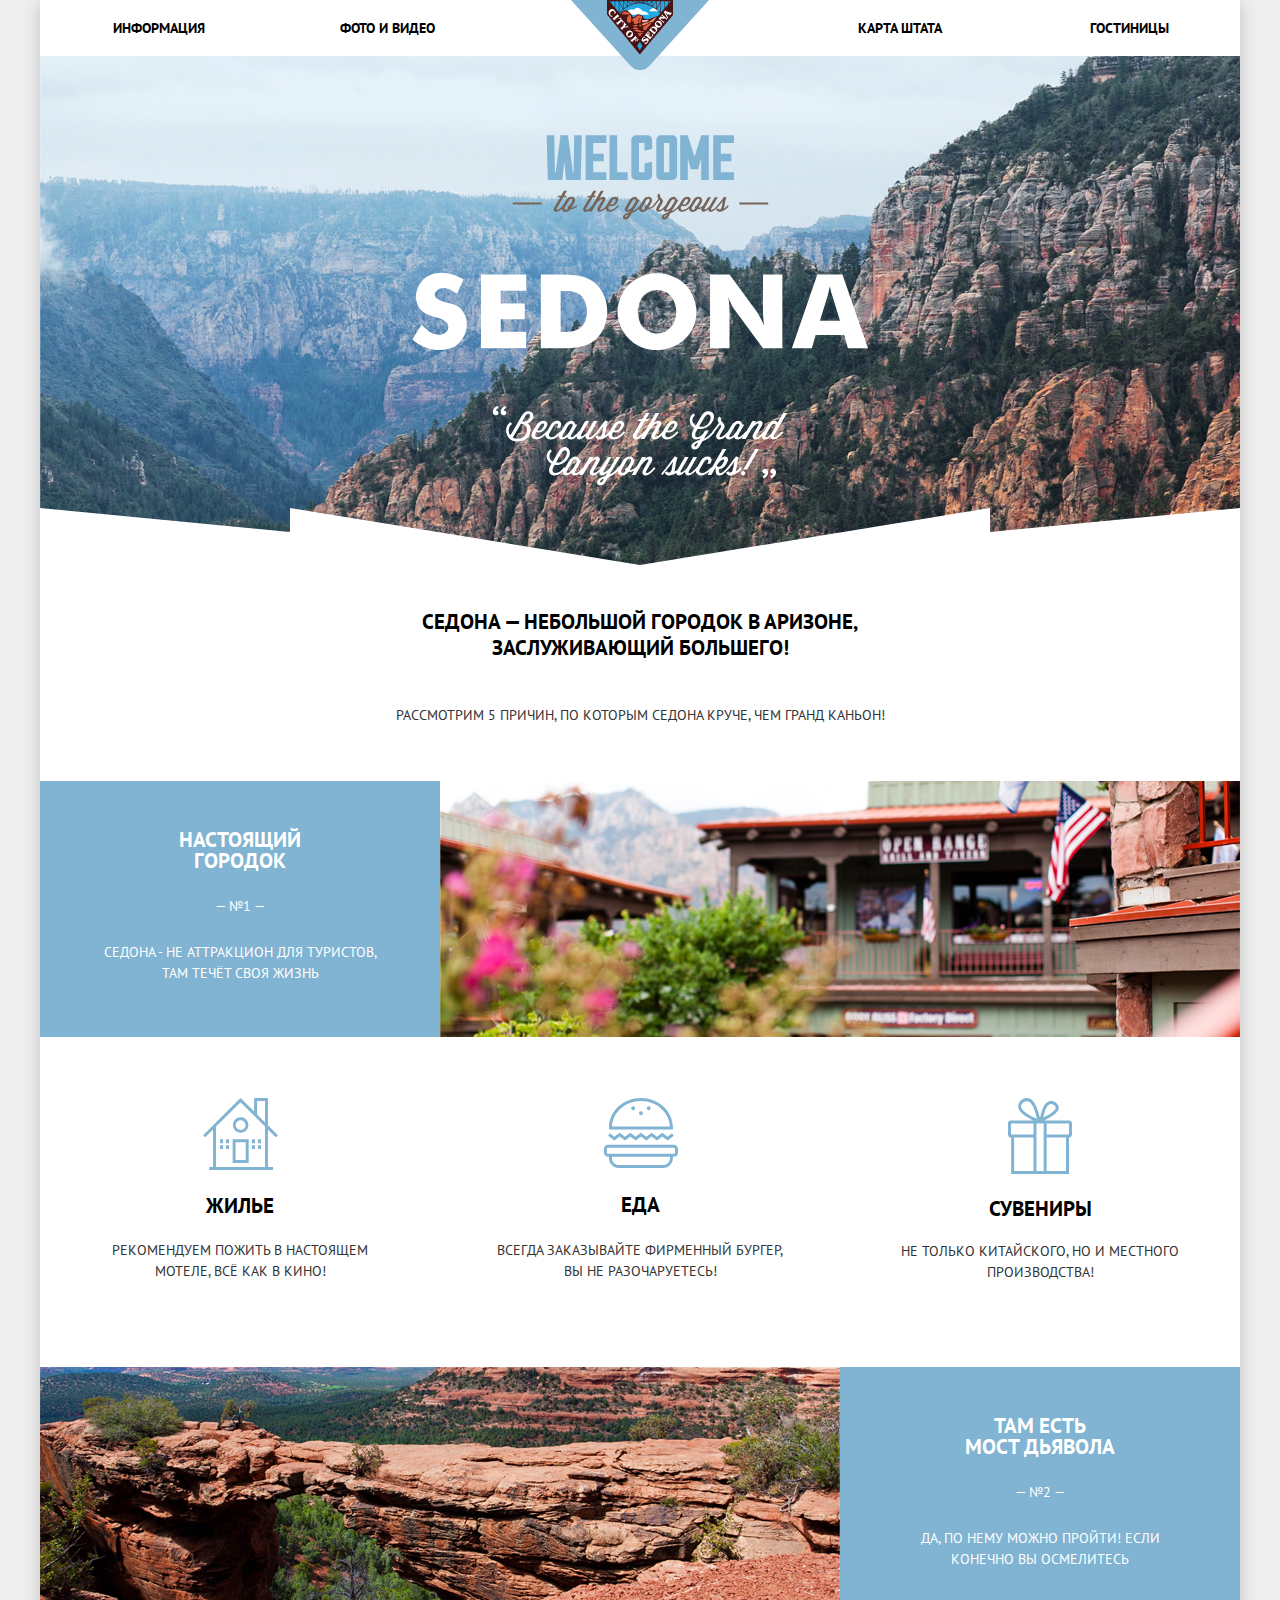
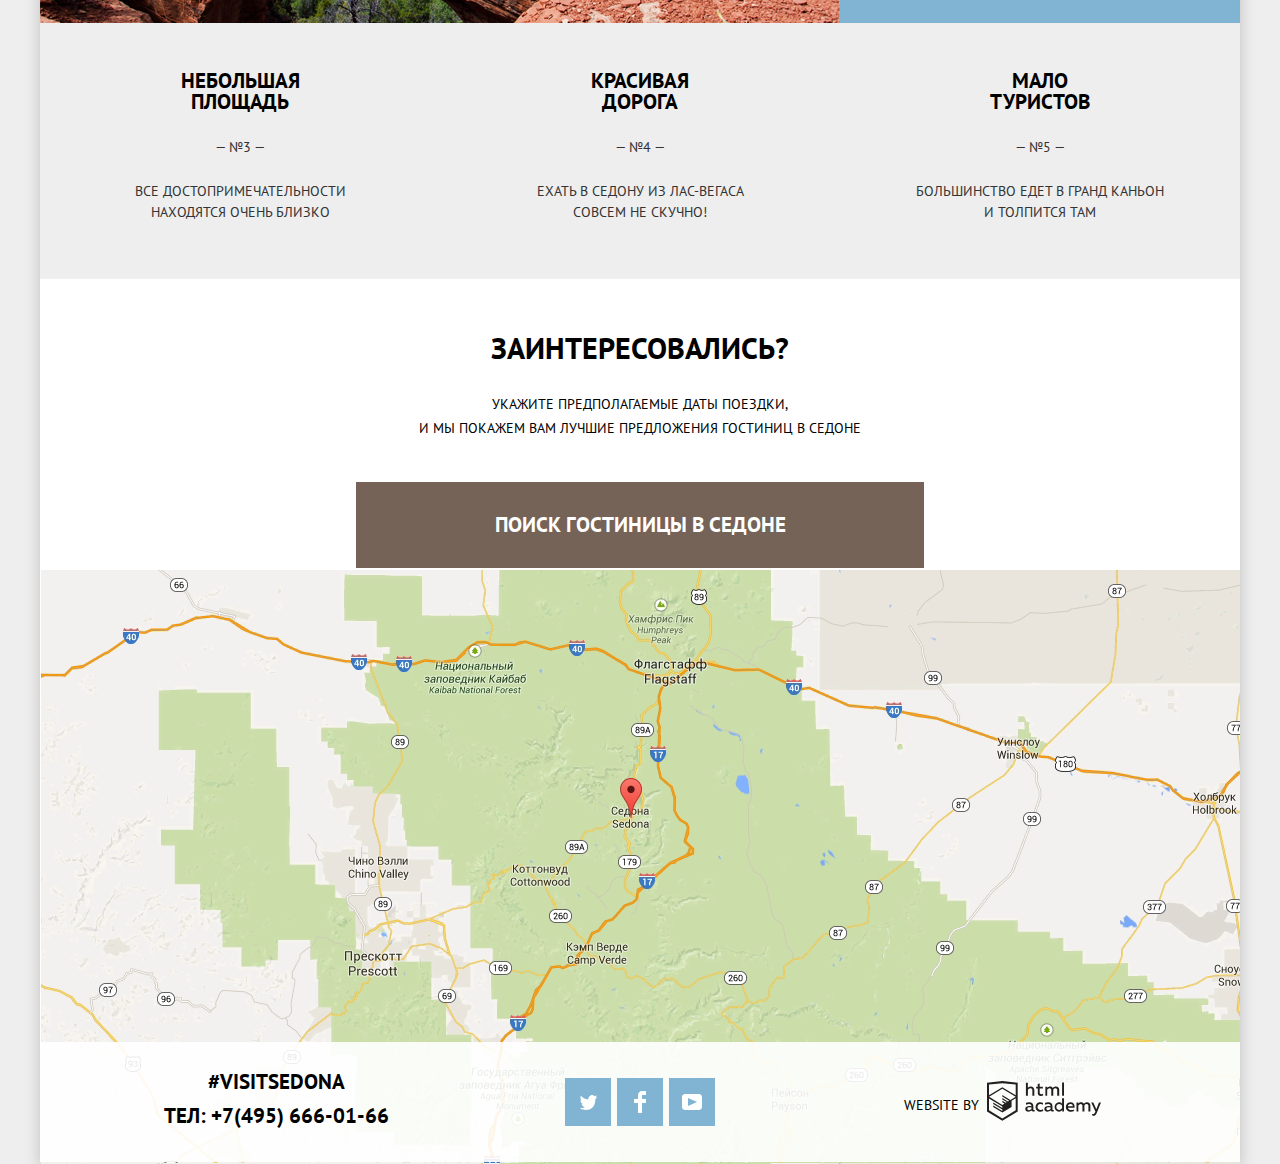
<file: index.html>
<!DOCTYPE html>
<html class="page" lang="ru">

<head>
  <meta charset="UTF-8">
  <title>Седона</title>
  <link href="https://fonts.googleapis.com/css2?family=PT+Sans:ital,wght@0,400;0,700;1,400;1,700&display=swap"
    rel="stylesheet">
  <link href="css/normalize.css" rel="stylesheet">
  <link href="css/style-min.css" rel="stylesheet">
</head>

<body class="page-body">
  <div class="container">
    <header class="main-header">
      <a class="main-header-logo">
        <img src="img/logo.svg" width="138" height="70" alt="Логотип Седоны">
      </a>
      <nav class="main-navigation">
        <ul class="site-navigation">
          <li><a href="blank.html">Информация</a></li>
          <li><a href="blank.html">Фото и видео</a></li>
          <li><a href="blank.html">Карта штата</a></li>
          <li><a href="catalog.html">Гостиницы</a></li>
        </ul>
      </nav>
    </header>
    <main>
      <div class="main-picture"><img class="sedona-text" src="img/welcome.svg" width="457" height="351"
          alt="Седона"></div>
      <article class="reasons">
        <div class="block">
          <h2>Седона — небольшой городок в Аризоне,<br>заслуживающий большего!</h2>
          <p>Рассмотрим 5 причин, по которым Седона круче, чем гранд каньон!</p>
        </div>
        <section class="reason-1">
          <div class="box">
            <h3>Настоящий<br>городок</h3>
            <p>— №1 —</p>
            <p>Седона - не аттракцион для туристов, там течёт своя жизнь</p>
          </div>
          <img src="img/sedona.jpg" alt="Седона" width="800" height="256">
        </section>
        <section class="features">
          <ul class="features-list">
            <li class="feature-item">
              <img src="img/icon-house.svg" width="75" height="72" alt="Дом">
              <h3>жилье</h3>
              <p>Рекомендуем пожить в настоящем мотеле, всё как в кино!</p>
            </li>
            <li class="feature-item">
              <img src="img/icon-burger.svg" width="75" height="70" alt="Гамбургер">
              <h3>Еда</h3>
              <p>Всегда заказывайте фирменный бургер, вы не разочаруетесь!</p>
            </li>
            <li class="feature-item">
              <img src="img/icon-gift.svg" width="64" height="77" alt="Подарок">
              <h3>Сувениры</h3>
              <p>Не только китайского, но и местного производства!</p>
            </li>
          </ul>
        </section>
        <section class="reason-2">
          <img class="canyon-picture" src="img/canyon.jpg" width="800" height="256" alt="Каньон">
          <div class="box">
            <h3>Там есть<br>Мост дьявола</h3>
            <p>— №2 —</p>
            <p>да, по нему можно пройти! Если конечно вы осмелитесь</p>
          </div>
        </section>
        <section class="reason-list">
          <ul class="reasons-list">
            <li class="reasons-item">
              <h3>небольшая<br>площадь</h3>
              <p>— №3 —</p>
              <p>все достопримечательности находятся очень близко </p>
            </li>
            <li class="reasons-item">
              <h3>красивая<br>дорога</h3>
              <p>— №4 —</p>
              <p>ехать в седону из лас-вегаса совсем не скучно!</p>
            </li>
            <li class="reasons-item">
              <h3>мало<br>туристов</h3>
              <p>— №5 —</p>
              <p>большинство едет в гранд каньон<br>и толпится там</p>
            </li>
          </ul>
        </section>
      </article>
      <section class="booking">
        <h2>Заинтересовались?</h2>
        <p>Укажите предполагаемые даты поездки,<br>и мы покажем вам лучшие предложения гостиниц в седоне</p>
        <button class="form-header">Поиск гостиницы в седоне</button>
      </section>
      <div class="form-map">
        <form class="hotel-search" method="GET" target="_blank" action="https://echo.htmlacademy.ru/">
          <div class="date-area"><label for="check-in">дата заезда:</label>
            <input type="text" class="form-date" id="check-in" name="check-in" placeholder="24 апреля 2017" required>
            <div class="calendar form-icon" aria-label="Открыть выбор даты"><svg width="21" height="23"
                viewBox="0 0 21 23" fill="none" xmlns="http://www.w3.org/2000/svg">
                <path fill-rule="evenodd" clip-rule="evenodd"
                  d="M16.406 3.02498H19.251C20.217 3.02498 21 3.84698 21 4.86198V21.164C21 22.179 20.217 23 19.251 23H1.75C0.784 23 0 22.179 0 21.164V4.86198C0 3.84698 0.784 3.02498 1.75 3.02498H4.593V1.64798C4.593 1.26698 4.887 0.958984 5.25 0.958984C5.612 0.958984 5.906 1.26698 5.906 1.64798V3.02498H9.844V1.64798C9.844 1.26698 10.138 0.958984 10.501 0.958984C10.862 0.958984 11.156 1.26698 11.156 1.64798V3.02498H15.094V1.64798C15.094 1.26698 15.387 0.958984 15.75 0.958984C16.112 0.958984 16.406 1.26698 16.406 1.64798V3.02498ZM19.5646 21.484C19.6466 21.3979 19.691 21.2828 19.688 21.164H19.689V4.86198C19.689 4.60898 19.493 4.40298 19.252 4.40298H16.407V5.78098C16.407 6.16198 16.113 6.46998 15.751 6.46998C15.388 6.46998 15.095 6.16198 15.095 5.78098V4.40298H11.157V5.78098C11.157 6.16198 10.863 6.46998 10.502 6.46998C10.139 6.46998 9.845 6.16198 9.845 5.78098V4.40298H5.907V5.78098C5.907 6.16198 5.613 6.46998 5.251 6.46998C4.888 6.46998 4.594 6.16198 4.594 5.78098V4.40298H1.75C1.50263 4.40953 1.30696 4.61458 1.312 4.86198V21.164C1.30696 21.4114 1.50263 21.6164 1.75 21.623H19.251C19.3698 21.6201 19.4826 21.5701 19.5646 21.484Z"
                  fill="#A9A9A9" />
                <path fill-rule="evenodd" clip-rule="evenodd"
                  d="M4.59399 9.2251H7.21899V11.2911H4.59399V9.2251ZM4.59399 12.6681H7.21899V14.7351H4.59399V12.6681ZM7.21899 16.1121H4.59399V18.1781H7.21899V16.1121ZM9.18799 16.1121H11.813V18.1781H9.18799V16.1121ZM11.813 12.6681H9.18799V14.7351H11.813V12.6681ZM9.18799 9.2251H11.813V11.2911H9.18799V9.2251ZM16.406 16.1121H13.781V18.1781H16.406V16.1121ZM13.781 12.6681H16.406V14.7351H13.781V12.6681ZM16.406 9.2251H13.781V11.2911H16.406V9.2251Z"
                  fill="#A9A9A9" />
              </svg></div>
          </div>
          <div class="date-area"><label for="check-out">дата выезда:</label>
            <input type="text" class="form-date" id="check-out" name="check-out" placeholder="4 июля 2017" required>
            <div class="calendar form-icon" aria-label="Открыть выбор даты"><svg width="21" height="23"
                viewBox="0 0 21 23" fill="none" xmlns="http://www.w3.org/2000/svg">
                <path fill-rule="evenodd" clip-rule="evenodd"
                  d="M16.406 3.02498H19.251C20.217 3.02498 21 3.84698 21 4.86198V21.164C21 22.179 20.217 23 19.251 23H1.75C0.784 23 0 22.179 0 21.164V4.86198C0 3.84698 0.784 3.02498 1.75 3.02498H4.593V1.64798C4.593 1.26698 4.887 0.958984 5.25 0.958984C5.612 0.958984 5.906 1.26698 5.906 1.64798V3.02498H9.844V1.64798C9.844 1.26698 10.138 0.958984 10.501 0.958984C10.862 0.958984 11.156 1.26698 11.156 1.64798V3.02498H15.094V1.64798C15.094 1.26698 15.387 0.958984 15.75 0.958984C16.112 0.958984 16.406 1.26698 16.406 1.64798V3.02498ZM19.5646 21.484C19.6466 21.3979 19.691 21.2828 19.688 21.164H19.689V4.86198C19.689 4.60898 19.493 4.40298 19.252 4.40298H16.407V5.78098C16.407 6.16198 16.113 6.46998 15.751 6.46998C15.388 6.46998 15.095 6.16198 15.095 5.78098V4.40298H11.157V5.78098C11.157 6.16198 10.863 6.46998 10.502 6.46998C10.139 6.46998 9.845 6.16198 9.845 5.78098V4.40298H5.907V5.78098C5.907 6.16198 5.613 6.46998 5.251 6.46998C4.888 6.46998 4.594 6.16198 4.594 5.78098V4.40298H1.75C1.50263 4.40953 1.30696 4.61458 1.312 4.86198V21.164C1.30696 21.4114 1.50263 21.6164 1.75 21.623H19.251C19.3698 21.6201 19.4826 21.5701 19.5646 21.484Z"
                  fill="#A9A9A9" />
                <path fill-rule="evenodd" clip-rule="evenodd"
                  d="M4.59399 9.2251H7.21899V11.2911H4.59399V9.2251ZM4.59399 12.6681H7.21899V14.7351H4.59399V12.6681ZM7.21899 16.1121H4.59399V18.1781H7.21899V16.1121ZM9.18799 16.1121H11.813V18.1781H9.18799V16.1121ZM11.813 12.6681H9.18799V14.7351H11.813V12.6681ZM9.18799 9.2251H11.813V11.2911H9.18799V9.2251ZM16.406 16.1121H13.781V18.1781H16.406V16.1121ZM13.781 12.6681H16.406V14.7351H13.781V12.6681ZM16.406 9.2251H13.781V11.2911H16.406V9.2251Z"
                  fill="#A9A9A9" />
              </svg></div>
          </div>
          <div class="form-people">
            <div class="form-adults"><label for="adults">Взрослые:</label>
              <input type="text" class="form-number" id="adults" name="adults" placeholder="2">
              <div class="minus form-icon" aria-label="Уменьшить"><svg width="12" height="3" viewBox="0 0 12 3"
                  fill="none" xmlns="http://www.w3.org/2000/svg">
                  <rect width="12" height="3" fill="#A9A9A9" /></svg></div>
              <div class="plus form-icon" aria-label="Добавить"><svg width="11" height="11" viewBox="0 0 11 11"
                  fill="none" xmlns="http://www.w3.org/2000/svg">
                  <path fill-rule="evenodd" clip-rule="evenodd"
                    d="M4.23086 6.76932V11H6.76932V6.76932H11V4.23086H6.76932V0H4.23085V4.23086H0V6.76932H4.23086Z"
                    fill="#A9A9A9" />
                </svg></div>
            </div>
            <div class="form-children"><label for="kids">Дети:</label>
              <input type="text" class="form-number" id="kids" name="kids" placeholder="0">
              <div class="minus form-icon" aria-label="Уменьшить"><svg width="12" height="3" viewBox="0 0 12 3"
                  fill="none" xmlns="http://www.w3.org/2000/svg">
                  <rect width="12" height="3" fill="#A9A9A9" /></svg></div>
              <div class="plus form-icon" aria-label="Добавить"><svg width="11" height="11" viewBox="0 0 11 11"
                  fill="none" xmlns="http://www.w3.org/2000/svg">
                  <path fill-rule="evenodd" clip-rule="evenodd"
                    d="M4.23086 6.76932V11H6.76932V6.76932H11V4.23086H6.76932V0H4.23085V4.23086H0V6.76932H4.23086Z"
                    fill="#A9A9A9" />
                </svg></div>
            </div>
          </div>
          <button class="search-button">Найти</button>
        </form>
        <div class="map-block"><iframe class="map hidden"
            src="https://www.google.com/maps/embed?pb=!1m18!1m12!1m3!1d59964.82001216803!2d-111.79871062812173!3d34.856798456485244!2m3!1f0!2f0!3f0!3m2!1i1024!2i768!4f13.1!3m3!1m2!1s0x872da132f942b00d%3A0x5548c523fa6c8efd!2z0KHQtdC00L7QvdCwLCDQkNGA0LjQt9C-0L3QsCA4NjMzNiwg0KHQqNCQ!5e0!3m2!1sru!2sru!4v1600607679885!5m2!1sru!2sru"
            width="1199" height="584" style="border:0;" allowfullscreen="" title="Седонна расположена в штате Аризона"
            aria-hidden="false" tabindex="0"></iframe></div>
      </div>
    </main>
    <footer class="page-footer main-footer">
      <section class="footer-contacts">
        <p>#visitSEDONA</p>
        <p>ТЕЛ: <a href="tel:+74956660166">+7(495) 666-01-66</a></p>
      </section>
      <section class="footer-social">
        <ul class="social-items">
          <li class="social-item">
            <a class="social-link" href="#" aria-label="Twitter"><svg width="17" height="16" viewBox="0 0 17 16"
                fill="none" xmlns="http://www.w3.org/2000/svg">
                <path
                  d="M10.95 1.14409C12.635 0.648089 13.934 1.41409 14.527 2.32309C15.2 2.09209 15.858 1.84209 16.538 1.61509C16.5249 2.30145 16.2117 2.94761 15.681 3.38309C16.366 3.55309 16.985 2.89209 16.985 2.89209C16.816 3.89209 15.979 4.68009 15.422 4.91609C15.191 11.6661 12.247 16.1331 5.34498 15.9981H4.89898C4.48898 15.9981 0.734977 15.5381 0.000976562 14.1111C2.27198 14.3071 3.89398 13.6891 4.69398 12.9341C3.73398 12.6341 2.01498 12.4571 1.71498 9.98409C2.06398 10.0901 2.27898 10.2121 2.90498 10.1031C1.70498 9.24709 0.373977 8.53009 0.447977 6.33009C0.732977 6.65809 1.51498 6.86609 1.78798 6.80209C1.08498 6.56109 -0.182023 3.44209 0.893977 1.85009C2.71198 3.70409 4.62898 5.45609 8.04598 5.62309C8.25398 3.33009 9.18298 1.79309 10.95 1.14409Z"
                  fill="white" />
              </svg></a>
          </li>
          <li class="social-item">
            <a class="social-link" href="#" aria-label="Facebook"><svg width="12" height="22" viewBox="0 0 12 22"
                fill="none" xmlns="http://www.w3.org/2000/svg">
                <path d="M12 4V0H8C5.79086 0 4 1.79086 4 4V8H0V12H4V22H8V12H12V8H8V4H12Z" fill="white" />
              </svg></a>
          </li>
          <li class="social-item">
            <a class="social-link" href="#" aria-label="Facebook"><svg width="20" height="16" viewBox="0 0 20 16"
                fill="none" xmlns="http://www.w3.org/2000/svg">
                <path fill-rule="evenodd" clip-rule="evenodd"
                  d="M3 0H17C18.65 0 20 1.35 20 3V13C20 14.65 18.65 16 17 16H3C1.35 16 0 14.65 0 13V3C0 1.35 1.35 0 3 0ZM6.027 4.002V11.998L15.014 8L6.027 4.002Z"
                  fill="white" />
              </svg>
            </a>
          </li>
        </ul>
      </section>
      <section class="footer-copyright">
        <p>Website by<a href="https://htmlacademy.ru/intensive/htmlcss" aria-label="Перейти на сайт HTML Academy"><svg
              class="academy" width="114" height="40" viewBox="0 0 114 40" fill="none"
              xmlns="http://www.w3.org/2000/svg">
              <path fill-rule="evenodd" clip-rule="evenodd"
                d="M15.5197 0.057373H15.3509L0 1.71895V30.4945L15.3509 39.8382L30.7018 30.4945V1.71895L15.5197 0.057373ZM77.0183 1.62185H75.0876V14.7311H77.0183V1.62185ZM40.8619 1.63264V6.76843C41.6131 5.9864 42.6386 5.5436 43.7105 5.53843C44.6823 5.47908 45.6329 5.84495 46.3253 6.54479C47.0177 7.24462 47.3866 8.21244 47.3399 9.20685V14.7634H45.367V9.46579C45.4231 8.94897 45.2754 8.43059 44.9566 8.02553C44.6377 7.62047 44.174 7.36218 43.6683 7.3079H43.3518C42.3456 7.36979 41.4321 7.9295 40.9041 8.80764V14.7634H38.8995V1.63264H40.8619ZM77.0183 30.4837H75.2775V29.0595C74.4828 30.1353 73.23 30.7538 71.9119 30.7211C69.4751 30.5528 67.5825 28.4822 67.5825 25.9845C67.5825 23.4867 69.4751 21.4162 71.9119 21.2479C73.1195 21.2052 74.2818 21.7203 75.0771 22.6505V17.3205H77.0183V30.4837ZM47.0656 29.0595C47.263 29.0515 47.4583 29.0152 47.6459 28.9516V30.3866C47.2482 30.5404 46.826 30.6172 46.4009 30.6132C45.6482 30.6769 44.9394 30.2429 44.639 29.5342C43.7036 30.31 42.5302 30.7227 41.3261 30.6995C39.733 30.6995 38.256 29.804 38.256 27.9482C38.256 25.65 40.3661 24.9379 42.1702 24.9379C42.9402 24.9505 43.707 25.0408 44.4596 25.2076V24.884C44.4596 23.805 43.6578 22.9742 42.1491 22.9742C41.0585 22.9764 39.9804 23.2116 38.9839 23.6647V21.8305C40.0678 21.451 41.204 21.2506 42.3495 21.2371C44.8394 21.2371 46.3693 22.4455 46.3693 25.1753V28.4121C46.3546 28.5668 46.401 28.721 46.4981 28.8406C46.5951 28.9601 46.7349 29.035 46.8862 29.0487H47.0656V29.0595ZM40.2711 27.8403C40.298 28.229 40.4761 28.5905 40.7655 28.844C41.055 29.0974 41.4317 29.2217 41.8115 29.189H41.9275C42.8819 29.1906 43.7973 28.8022 44.4702 28.11V26.5779C43.842 26.4414 43.2026 26.3655 42.5605 26.3513C41.5055 26.3513 40.2817 26.7074 40.2817 27.8403H40.2711ZM56.0229 21.9384C55.1962 21.4632 54.2596 21.2246 53.3115 21.2479H52.9422C51.7332 21.2873 50.5891 21.8166 49.7619 22.7192C48.9347 23.6218 48.4923 24.8236 48.5321 26.06V26.5024C48.6957 29.0004 50.805 30.8921 53.2482 30.7318C54.2519 30.7555 55.2477 30.5452 56.1601 30.1168V28.2718C55.3769 28.7215 54.4945 28.9591 53.5963 28.9624C52.5199 29.0288 51.4963 28.4793 50.9385 27.5356C50.3806 26.5918 50.3806 25.4095 50.9385 24.4658C51.4963 23.522 52.5199 22.9725 53.5963 23.039C54.461 23.0357 55.3066 23.2989 56.0229 23.7942V21.9384ZM66.1514 29.0595C66.3488 29.0515 66.5441 29.0152 66.7317 28.9516V30.3866C66.334 30.5404 65.9118 30.6172 65.4867 30.6132C64.734 30.6769 64.0252 30.2429 63.7248 29.5342C62.7894 30.31 61.616 30.7227 60.4119 30.6995C58.8188 30.6995 57.3417 29.804 57.3417 27.9482C57.3417 25.65 59.4518 24.9379 61.256 24.9379C62.0259 24.9505 62.7928 25.0408 63.5454 25.2076V24.884C63.5454 23.805 62.7436 22.9742 61.2349 22.9742C60.1443 22.9764 59.0662 23.2116 58.0697 23.6647V21.8305C59.1536 21.451 60.2897 21.2506 61.4353 21.2371C63.9252 21.2371 65.455 22.4455 65.455 25.1753V28.4121C65.4404 28.5668 65.4868 28.721 65.5838 28.8406C65.6809 28.9601 65.8207 29.035 65.972 29.0487H66.1514V29.0595ZM59.855 28.8481C59.5632 28.5943 59.3837 28.2311 59.3569 27.8403H59.378C59.378 26.7074 60.5385 26.3513 61.6569 26.3513C62.299 26.3655 62.9383 26.4414 63.5665 26.5779V28.11C62.8937 28.8022 61.9782 29.1906 61.0239 29.189H60.9078C60.5263 29.2247 60.1469 29.1019 59.855 28.8481ZM69.3271 25.9305C69.3271 24.2859 70.6308 22.9526 72.239 22.9526L72.2601 23.0066C73.4742 23.0066 74.5742 23.7382 75.0665 24.8732V27.0311C74.5856 28.1871 73.4673 28.9296 72.239 28.9084C70.6308 28.9084 69.3271 27.5752 69.3271 25.9305ZM83.3486 21.2479C86.8408 21.2479 88.0541 24.1395 87.4844 26.7397H80.922C81.1436 28.3582 82.6839 29.0163 84.2876 29.0163C85.2509 29.0196 86.2027 28.8021 87.0729 28.3797V30.1061C86.0736 30.5421 84.9939 30.7519 83.9078 30.7211C81.2385 30.7211 78.8963 29.189 78.8963 25.9521C78.8362 24.7502 79.2482 23.5736 80.0408 22.6841C80.8334 21.7945 81.9408 21.2658 83.1165 21.2155H83.3486V21.2479ZM80.8693 25.1753C80.9704 23.8237 82.1216 22.8104 83.4436 22.9095H83.4858C84.1064 22.8531 84.7196 23.08 85.1612 23.5295C85.6028 23.979 85.8275 24.6051 85.7752 25.24H80.8693V25.1753ZM89.489 30.4621V21.4961H91.2298V22.575C91.9777 21.7197 93.041 21.2229 94.1628 21.2047C95.2951 21.1328 96.3712 21.7163 96.9482 22.7153C97.7407 21.8335 98.8477 21.3161 100.018 21.2803C100.952 21.2327 101.859 21.6011 102.507 22.2901C103.154 22.9792 103.478 23.9213 103.394 24.8732V30.4837H101.39V24.9271C101.437 24.4734 101.306 24.0191 101.024 23.6647C100.743 23.3104 100.336 23.0852 99.8917 23.039H99.6174C98.7512 23.0941 97.9525 23.536 97.4335 24.2474V30.4837H95.4289V24.9271C95.4728 24.47 95.3357 24.0139 95.0481 23.6611C94.7606 23.3082 94.3467 23.088 93.8991 23.0497H93.6881C92.7466 23.1344 91.8915 23.6449 91.3564 24.4416V30.5161H89.5312L89.489 30.4621ZM113.977 21.4745H111.972L109.324 28.2718L106.306 21.4853H104.196L108.417 30.5484L108.237 31.0016C107.72 32.3611 107.003 33.0516 106.053 33.0516C105.75 33.0548 105.447 33.0112 105.156 32.9221V34.6161C105.536 34.7125 105.926 34.7632 106.317 34.7671C107.646 34.7671 108.902 34.0226 109.851 31.6813L113.977 21.4745ZM52.689 5.78658V2.54974L50.7266 3.01369V5.73264H49.144V7.49132H50.7899V11.9905C50.7231 12.817 51.0244 13.6301 51.61 14.2038C52.1955 14.7775 53.0028 15.0505 53.8073 14.9468C54.5996 14.9535 55.3875 14.8259 56.139 14.5692V12.8429C55.5727 13.0781 54.9672 13.199 54.356 13.199C53.2165 13.199 52.689 12.8105 52.689 11.6237V7.5129H55.8541V5.78658H52.689ZM58.3862 14.7526V5.75421H60.1376V6.83316C60.8811 5.97655 61.9403 5.476 63.0601 5.45211C64.1624 5.38099 65.2146 5.93142 65.8032 6.88711C66.5958 6.00534 67.7028 5.48794 68.8734 5.45211C69.8138 5.41462 70.7233 5.79859 71.364 6.50353C72.0046 7.20846 72.3126 8.16418 72.2073 9.12053V14.7418H70.2028V9.18527C70.2499 8.73151 70.1184 8.27721 69.8373 7.92287C69.5561 7.56853 69.1485 7.34334 68.7046 7.29711H68.4619C67.5957 7.35228 66.797 7.7942 66.278 8.50553V14.7418H64.2734V9.18527C64.3206 8.73151 64.1891 8.27721 63.9079 7.92287C63.6268 7.56853 63.2191 7.34334 62.7752 7.29711H62.5326C61.5911 7.38181 60.736 7.89229 60.2009 8.68895V14.7634H58.3862V14.7526ZM28.6972 29.3033L28.7078 29.2968L28.6972 29.3184V29.3033ZM28.6972 17.3205V29.3033L15.3509 37.4321L2.00459 29.3184V17.5147L15.2876 25.6068V27.0311L6.18257 21.5284V22.9418L15.3404 28.5632V30.0629L6.19312 24.4955V25.9521L15.3509 31.5734L24.5826 25.9197V19.8129L28.6972 17.3205ZM28.7078 15.7776L25.0362 17.9355L23.3482 19.0145L15.3087 14.0837V15.4971L22.156 19.7266L22.0083 19.8237L20.9532 20.4063L15.2876 16.9537V18.3995L19.761 21.1184L18.706 21.8413L15.3298 19.7913V21.2047L17.5454 22.5426L15.2982 23.9021L2.11009 15.864L15.3087 7.72869L28.7078 15.7776ZM15.2876 6.27211L28.7078 14.3534V3.56395L15.3615 2.12895L2.01514 3.56395V14.3534L15.2876 6.27211Z"
                fill="#231F20" />
            </svg></a></p>
      </section>
    </footer>
  </div>
  <script src="js/script-min.js"></script>
</body>

</html>
</file>
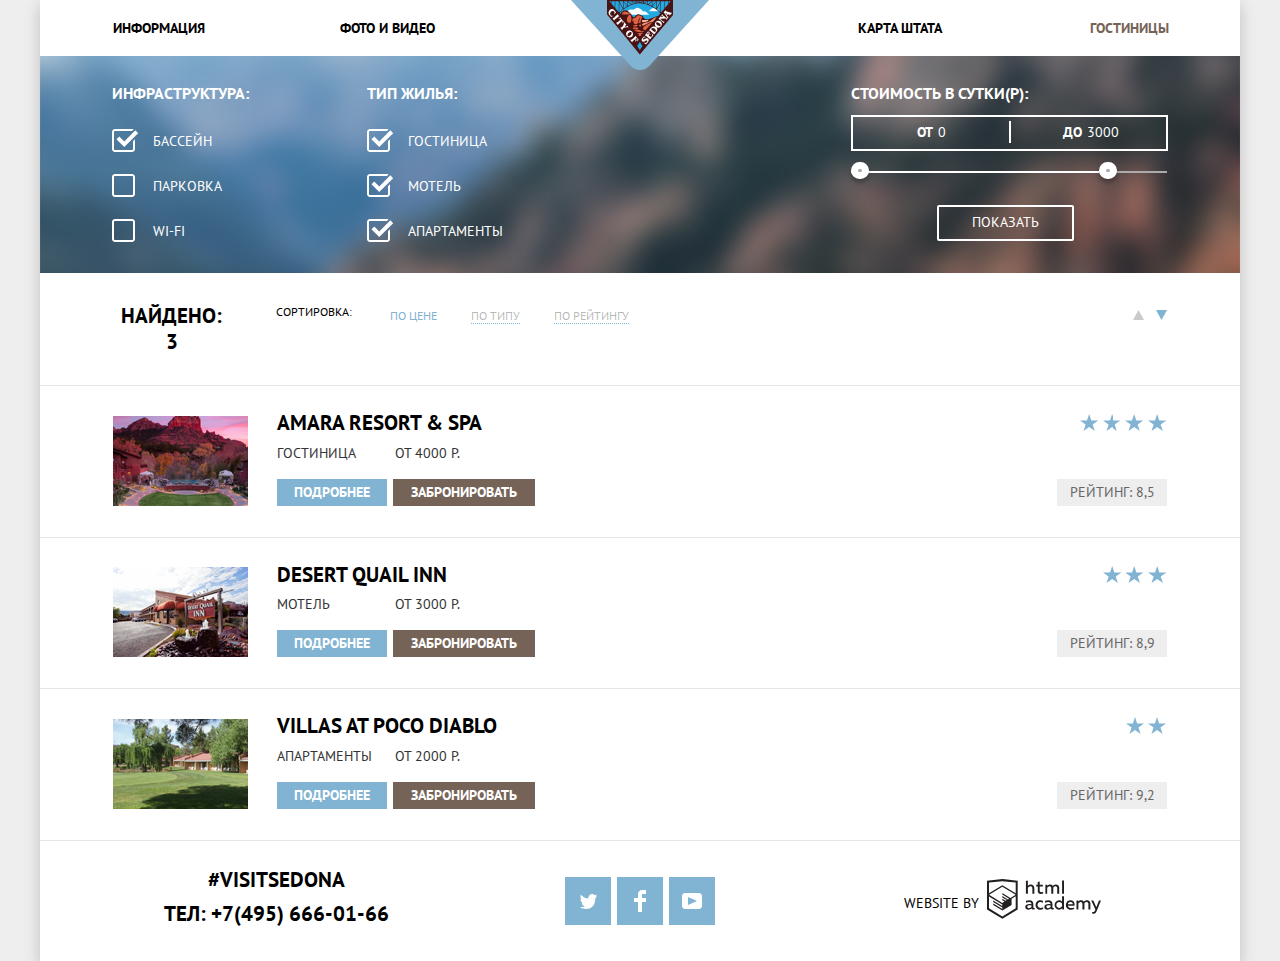
<file: catalog.html>
<!DOCTYPE html>
<html class="page" lang="ru">

<head>
  <meta charset="UTF-8">
  <title>HTML Academy: Седона</title>
  <link href="https://fonts.googleapis.com/css2?family=PT+Sans:ital,wght@0,400;0,700;1,400;1,700&display=swap"
    rel="stylesheet">
  <link href="css/normalize.css" rel="stylesheet">
  <link href="css/style-min.css" rel="stylesheet">
</head>

<body class="page-body">
  <div class="container">
    <header class="main-header">
      <a class="main-header-logo" href="index.html">
        <img src="img/logo.svg" width="138" height="70" alt="Логотип Седоны">
      </a>
      <nav class="main-navigation">
        <ul class="site-navigation">
          <li><a href="blank.html">Информация</a></li>
          <li><a href="blank.html">Фото и видео</a></li>
          <li><a href="blank.html">Карта штата</a></li>
          <li><a class="active" href="hotels.html">Гостиницы</a></li>
        </ul>
      </nav>
    </header>
    <main>
      <form class="filter" method="GET" target="_blank" action="https://echo.htmlacademy.ru/">
        <div class="filter-block">
          <p>инфраструктура:</p>
          <ul class="filter-list">
            <li class="filter-item"><label class="check" for="pool"><input class="check_input" type="checkbox" id="pool"
                  checked><span class="check-box"></span>бассейн</label></li>
            <li class="filter-item"><label class="check" for="parking"><input class="check_input" type="checkbox"
                  id="parking"><span class="check-box"></span>парковка</label></li>
            <li class="filter-item"><label class="check" for="wi-fi"><input class="check_input" type="checkbox"
                  id="wi-fi"><span class="check-box"></span>wi-fi</label></li>
          </ul>
        </div>
        <div class="filter-block">
          <p>тип жилья:</p>
          <ul class="filter-list">
            <li class="filter-item"><label class="check" for="hotel"><input class="check_input" type="checkbox"
                  id="hotel" checked><span class="check-box"></span>гостиница</label></li>
            <li class="filter-item"><label class="check" for="motel"><input class="check_input" type="checkbox"
                  id="motel" checked><span class="check-box"></span>мотель</label></li>
            <li class="filter-item"><label class="check" for="apartment"><input class="check_input" type="checkbox"
                  id="apartment" checked><span class="check-box"></span>апартаменты</label></li>
          </ul>
        </div>
        <div class="range">
          <fieldset class="filter-scale">
            <legend>Стоимость в сутки(Р):</legend>
            <div class="range-filter">
              <div class="price-controls">
                <div class="price-start"><label>от<input type="text" class="price-number" placeholder="0"></label></div>
                <div class="price-end"><label>до<input type="text" class="price-number" placeholder="3000"></label>
                </div>
              </div>
              <div class="range-controls">
                <div class="scale">
                  <div class="bar"></div>
                </div>
                <div class="toggle toggle-min" tabindex="0" aria-label="Установить начало диапазона"></div>
                <div class="toggle toggle-max" tabindex="0" aria-label="Установить конец диапазона"></div>
              </div>
            </div>
          </fieldset>
          <button class="show" aria-label="Показать результат">Показать</button>
        </div>
      </form>
      <section>
        <div class="section-top">
          <h3>найдено: 3</h3>
          <p>сортировка:</p>
          <ul class="sorting-list">
            <li class="sorting-item"><a class="active-sorting" href="#">по цене</a></li>
            <li class="sorting-item"><a href="#">по типу</a></li>
            <li class="sorting-item"><a href="#">по рейтингу</a></li>
          </ul>
          <div class="arrows"><a class="arrow-up" aria-label="Сортировка по возрастанию" href="#"><svg width="11"
                height="10" viewBox="0 0 11 10" fill="none" xmlns="http://www.w3.org/2000/svg">
                <path d="M5.5 0L0 10H11L5.5 0Z" fill="#CACACA" />
              </svg></a>
            <a class="arrow-down active-arrow" aria-label="Сортировка по убыванию" href="#"><svg width="11" height="10"
                viewBox="0 0 11 10" fill="none" xmlns="http://www.w3.org/2000/svg">
                <path d="M5.5 10L11 0L0 0L5.5 10Z" fill="#CACACA" />
              </svg></a></div>
        </div>
        <ul class="hotels-list">
          <li class="hotel">
            <img class="hotel-picture" src="img/amara.jpg" width="135" height="90" alt="amara resort">
            <div class="card">
              <div class="card-top"><a class="name" href="#">Amara Resort & Spa</a>
                <div class="star stars_4"></div>
              </div>
              <div class="card-middle">
                <p>гостиница</p>
                <p>от 4000 р.</p>
              </div>
              <div class="card-bottom">
                <div class="buttons"><a class="info button" href="#">подробнее</a>
                  <a class="book button" href="#">забронировать</a></div>
                <p class="raiting">рейтинг: 8,5</p>
              </div>
            </div>
          </li>
          <li class="hotel">
            <img class="hotel-picture" src="img/desert.jpg" width="135" height="90" alt="Desert Quail Inn">
            <div class="card">
              <div class="card-top"><a class="name" href="#">Desert Quail Inn</a>
                <div class="star stars_3"></div>
              </div>
              <div class="card-middle">
                <p>мотель</p>
                <p>от 3000 р.</p>
              </div>
              <div class="card-bottom">
                <div class="buttons"><a class="info button" href="#">подробнее</a>
                  <a class="book button" href="#">забронировать</a></div>
                <p class="raiting">рейтинг: 8,9</p>
              </div>
            </div>
          </li>
          <li class="hotel">
            <img class="hotel-picture" src="img/villas.jpg" width="135" height="90" alt="Villas at Poco Diablo">
            <div class="card">
              <div class="card-top"><a class="name" href="#">Villas at Poco Diablo</a>
                <div class="star stars_2"></div>
              </div>
              <div class="card-middle">
                <p>апартаменты</p>
                <p>от 2000 р.</p>
              </div>
              <div class="card-bottom">
                <div class="buttons"><a class="info button" href="#">подробнее</a>
                  <a class="book button" href="#">забронировать</a></div>
                <p class="raiting">рейтинг: 9,2</p>
              </div>
            </div>
          </li>
        </ul>
      </section>
    </main>
    <footer class="page-footer">
      <section class="footer-contacts">
        <p>#visitSEDONA</p>
        <p>ТЕЛ: <a href="tel:+74956660166">+7(495) 666-01-66</a></p>
      </section>
      <section class="footer-social">
        <ul class="social-items">
          <li class="social-item">
            <a class="social-link" href="#" aria-label="Twitter"><svg width="17" height="16" viewBox="0 0 17 16"
                fill="none" xmlns="http://www.w3.org/2000/svg">
                <path
                  d="M10.95 1.14409C12.635 0.648089 13.934 1.41409 14.527 2.32309C15.2 2.09209 15.858 1.84209 16.538 1.61509C16.5249 2.30145 16.2117 2.94761 15.681 3.38309C16.366 3.55309 16.985 2.89209 16.985 2.89209C16.816 3.89209 15.979 4.68009 15.422 4.91609C15.191 11.6661 12.247 16.1331 5.34498 15.9981H4.89898C4.48898 15.9981 0.734977 15.5381 0.000976562 14.1111C2.27198 14.3071 3.89398 13.6891 4.69398 12.9341C3.73398 12.6341 2.01498 12.4571 1.71498 9.98409C2.06398 10.0901 2.27898 10.2121 2.90498 10.1031C1.70498 9.24709 0.373977 8.53009 0.447977 6.33009C0.732977 6.65809 1.51498 6.86609 1.78798 6.80209C1.08498 6.56109 -0.182023 3.44209 0.893977 1.85009C2.71198 3.70409 4.62898 5.45609 8.04598 5.62309C8.25398 3.33009 9.18298 1.79309 10.95 1.14409Z"
                  fill="white" />
              </svg></a>
          </li>
          <li class="social-item">
            <a class="social-link" href="#" aria-label="Facebook"><svg width="12" height="22" viewBox="0 0 12 22"
                fill="none" xmlns="http://www.w3.org/2000/svg">
                <path d="M12 4V0H8C5.79086 0 4 1.79086 4 4V8H0V12H4V22H8V12H12V8H8V4H12Z" fill="white" />
              </svg></a>
          </li>
          <li class="social-item">
            <a class="social-link" href="#" aria-label="YouTube"><svg width="20" height="16" viewBox="0 0 20 16"
                fill="none" xmlns="http://www.w3.org/2000/svg">
                <path fill-rule="evenodd" clip-rule="evenodd"
                  d="M3 0H17C18.65 0 20 1.35 20 3V13C20 14.65 18.65 16 17 16H3C1.35 16 0 14.65 0 13V3C0 1.35 1.35 0 3 0ZM6.027 4.002V11.998L15.014 8L6.027 4.002Z"
                  fill="white" />
              </svg>
            </a>
          </li>
        </ul>
      </section>
      <section class="footer-copyright">
        <p>Website by<a href="https://htmlacademy.ru/intensive/htmlcss" aria-label="Перейти на сайт HTML Academy"><svg
              class="academy" width="114" height="40" viewBox="0 0 114 40" fill="none"
              xmlns="http://www.w3.org/2000/svg">
              <path fill-rule="evenodd" clip-rule="evenodd"
                d="M15.5197 0.057373H15.3509L0 1.71895V30.4945L15.3509 39.8382L30.7018 30.4945V1.71895L15.5197 0.057373ZM77.0183 1.62185H75.0876V14.7311H77.0183V1.62185ZM40.8619 1.63264V6.76843C41.6131 5.9864 42.6386 5.5436 43.7105 5.53843C44.6823 5.47908 45.6329 5.84495 46.3253 6.54479C47.0177 7.24462 47.3866 8.21244 47.3399 9.20685V14.7634H45.367V9.46579C45.4231 8.94897 45.2754 8.43059 44.9566 8.02553C44.6377 7.62047 44.174 7.36218 43.6683 7.3079H43.3518C42.3456 7.36979 41.4321 7.9295 40.9041 8.80764V14.7634H38.8995V1.63264H40.8619ZM77.0183 30.4837H75.2775V29.0595C74.4828 30.1353 73.23 30.7538 71.9119 30.7211C69.4751 30.5528 67.5825 28.4822 67.5825 25.9845C67.5825 23.4867 69.4751 21.4162 71.9119 21.2479C73.1195 21.2052 74.2818 21.7203 75.0771 22.6505V17.3205H77.0183V30.4837ZM47.0656 29.0595C47.263 29.0515 47.4583 29.0152 47.6459 28.9516V30.3866C47.2482 30.5404 46.826 30.6172 46.4009 30.6132C45.6482 30.6769 44.9394 30.2429 44.639 29.5342C43.7036 30.31 42.5302 30.7227 41.3261 30.6995C39.733 30.6995 38.256 29.804 38.256 27.9482C38.256 25.65 40.3661 24.9379 42.1702 24.9379C42.9402 24.9505 43.707 25.0408 44.4596 25.2076V24.884C44.4596 23.805 43.6578 22.9742 42.1491 22.9742C41.0585 22.9764 39.9804 23.2116 38.9839 23.6647V21.8305C40.0678 21.451 41.204 21.2506 42.3495 21.2371C44.8394 21.2371 46.3693 22.4455 46.3693 25.1753V28.4121C46.3546 28.5668 46.401 28.721 46.4981 28.8406C46.5951 28.9601 46.7349 29.035 46.8862 29.0487H47.0656V29.0595ZM40.2711 27.8403C40.298 28.229 40.4761 28.5905 40.7655 28.844C41.055 29.0974 41.4317 29.2217 41.8115 29.189H41.9275C42.8819 29.1906 43.7973 28.8022 44.4702 28.11V26.5779C43.842 26.4414 43.2026 26.3655 42.5605 26.3513C41.5055 26.3513 40.2817 26.7074 40.2817 27.8403H40.2711ZM56.0229 21.9384C55.1962 21.4632 54.2596 21.2246 53.3115 21.2479H52.9422C51.7332 21.2873 50.5891 21.8166 49.7619 22.7192C48.9347 23.6218 48.4923 24.8236 48.5321 26.06V26.5024C48.6957 29.0004 50.805 30.8921 53.2482 30.7318C54.2519 30.7555 55.2477 30.5452 56.1601 30.1168V28.2718C55.3769 28.7215 54.4945 28.9591 53.5963 28.9624C52.5199 29.0288 51.4963 28.4793 50.9385 27.5356C50.3806 26.5918 50.3806 25.4095 50.9385 24.4658C51.4963 23.522 52.5199 22.9725 53.5963 23.039C54.461 23.0357 55.3066 23.2989 56.0229 23.7942V21.9384ZM66.1514 29.0595C66.3488 29.0515 66.5441 29.0152 66.7317 28.9516V30.3866C66.334 30.5404 65.9118 30.6172 65.4867 30.6132C64.734 30.6769 64.0252 30.2429 63.7248 29.5342C62.7894 30.31 61.616 30.7227 60.4119 30.6995C58.8188 30.6995 57.3417 29.804 57.3417 27.9482C57.3417 25.65 59.4518 24.9379 61.256 24.9379C62.0259 24.9505 62.7928 25.0408 63.5454 25.2076V24.884C63.5454 23.805 62.7436 22.9742 61.2349 22.9742C60.1443 22.9764 59.0662 23.2116 58.0697 23.6647V21.8305C59.1536 21.451 60.2897 21.2506 61.4353 21.2371C63.9252 21.2371 65.455 22.4455 65.455 25.1753V28.4121C65.4404 28.5668 65.4868 28.721 65.5838 28.8406C65.6809 28.9601 65.8207 29.035 65.972 29.0487H66.1514V29.0595ZM59.855 28.8481C59.5632 28.5943 59.3837 28.2311 59.3569 27.8403H59.378C59.378 26.7074 60.5385 26.3513 61.6569 26.3513C62.299 26.3655 62.9383 26.4414 63.5665 26.5779V28.11C62.8937 28.8022 61.9782 29.1906 61.0239 29.189H60.9078C60.5263 29.2247 60.1469 29.1019 59.855 28.8481ZM69.3271 25.9305C69.3271 24.2859 70.6308 22.9526 72.239 22.9526L72.2601 23.0066C73.4742 23.0066 74.5742 23.7382 75.0665 24.8732V27.0311C74.5856 28.1871 73.4673 28.9296 72.239 28.9084C70.6308 28.9084 69.3271 27.5752 69.3271 25.9305ZM83.3486 21.2479C86.8408 21.2479 88.0541 24.1395 87.4844 26.7397H80.922C81.1436 28.3582 82.6839 29.0163 84.2876 29.0163C85.2509 29.0196 86.2027 28.8021 87.0729 28.3797V30.1061C86.0736 30.5421 84.9939 30.7519 83.9078 30.7211C81.2385 30.7211 78.8963 29.189 78.8963 25.9521C78.8362 24.7502 79.2482 23.5736 80.0408 22.6841C80.8334 21.7945 81.9408 21.2658 83.1165 21.2155H83.3486V21.2479ZM80.8693 25.1753C80.9704 23.8237 82.1216 22.8104 83.4436 22.9095H83.4858C84.1064 22.8531 84.7196 23.08 85.1612 23.5295C85.6028 23.979 85.8275 24.6051 85.7752 25.24H80.8693V25.1753ZM89.489 30.4621V21.4961H91.2298V22.575C91.9777 21.7197 93.041 21.2229 94.1628 21.2047C95.2951 21.1328 96.3712 21.7163 96.9482 22.7153C97.7407 21.8335 98.8477 21.3161 100.018 21.2803C100.952 21.2327 101.859 21.6011 102.507 22.2901C103.154 22.9792 103.478 23.9213 103.394 24.8732V30.4837H101.39V24.9271C101.437 24.4734 101.306 24.0191 101.024 23.6647C100.743 23.3104 100.336 23.0852 99.8917 23.039H99.6174C98.7512 23.0941 97.9525 23.536 97.4335 24.2474V30.4837H95.4289V24.9271C95.4728 24.47 95.3357 24.0139 95.0481 23.6611C94.7606 23.3082 94.3467 23.088 93.8991 23.0497H93.6881C92.7466 23.1344 91.8915 23.6449 91.3564 24.4416V30.5161H89.5312L89.489 30.4621ZM113.977 21.4745H111.972L109.324 28.2718L106.306 21.4853H104.196L108.417 30.5484L108.237 31.0016C107.72 32.3611 107.003 33.0516 106.053 33.0516C105.75 33.0548 105.447 33.0112 105.156 32.9221V34.6161C105.536 34.7125 105.926 34.7632 106.317 34.7671C107.646 34.7671 108.902 34.0226 109.851 31.6813L113.977 21.4745ZM52.689 5.78658V2.54974L50.7266 3.01369V5.73264H49.144V7.49132H50.7899V11.9905C50.7231 12.817 51.0244 13.6301 51.61 14.2038C52.1955 14.7775 53.0028 15.0505 53.8073 14.9468C54.5996 14.9535 55.3875 14.8259 56.139 14.5692V12.8429C55.5727 13.0781 54.9672 13.199 54.356 13.199C53.2165 13.199 52.689 12.8105 52.689 11.6237V7.5129H55.8541V5.78658H52.689ZM58.3862 14.7526V5.75421H60.1376V6.83316C60.8811 5.97655 61.9403 5.476 63.0601 5.45211C64.1624 5.38099 65.2146 5.93142 65.8032 6.88711C66.5958 6.00534 67.7028 5.48794 68.8734 5.45211C69.8138 5.41462 70.7233 5.79859 71.364 6.50353C72.0046 7.20846 72.3126 8.16418 72.2073 9.12053V14.7418H70.2028V9.18527C70.2499 8.73151 70.1184 8.27721 69.8373 7.92287C69.5561 7.56853 69.1485 7.34334 68.7046 7.29711H68.4619C67.5957 7.35228 66.797 7.7942 66.278 8.50553V14.7418H64.2734V9.18527C64.3206 8.73151 64.1891 8.27721 63.9079 7.92287C63.6268 7.56853 63.2191 7.34334 62.7752 7.29711H62.5326C61.5911 7.38181 60.736 7.89229 60.2009 8.68895V14.7634H58.3862V14.7526ZM28.6972 29.3033L28.7078 29.2968L28.6972 29.3184V29.3033ZM28.6972 17.3205V29.3033L15.3509 37.4321L2.00459 29.3184V17.5147L15.2876 25.6068V27.0311L6.18257 21.5284V22.9418L15.3404 28.5632V30.0629L6.19312 24.4955V25.9521L15.3509 31.5734L24.5826 25.9197V19.8129L28.6972 17.3205ZM28.7078 15.7776L25.0362 17.9355L23.3482 19.0145L15.3087 14.0837V15.4971L22.156 19.7266L22.0083 19.8237L20.9532 20.4063L15.2876 16.9537V18.3995L19.761 21.1184L18.706 21.8413L15.3298 19.7913V21.2047L17.5454 22.5426L15.2982 23.9021L2.11009 15.864L15.3087 7.72869L28.7078 15.7776ZM15.2876 6.27211L28.7078 14.3534V3.56395L15.3615 2.12895L2.01514 3.56395V14.3534L15.2876 6.27211Z"
                fill="#231F20" />
            </svg></a></p>
      </section>
    </footer>
  </div>
</body>

</html>
</file>
<file: css/style-min.css>
:root{--black:#000000;--text-color:#333333;--raiting-color:#666666;--white:#ffffff;--white-opacity-9:rgba(255, 255, 255, 0.9);--grey:#eeeeee;--form-grey:#f2f2f2;--form-darker:#ebebeb;--border-white:#e5e5e5;--darker-grey:#ababab;--blue:#81B3D2;--darker-blue:#669EC0;--darkest-blue:#5496BD;--brown:#766357;--darker-brown:#604E43;--darkest-brown:#503E33;--special-grey:#bdbbbc;--shadow-color:rgba(0, 1, 1, 0.2);--grey-opacity-3:rgba(255, 255, 255, 0.3);--form-shadow:rgba(0, 1, 1, 0.15);--toggle-shadow:rgba(0, 0, 0, 0.25);--opacity-3:rgba(0, 0, 0, 0.3)}body{margin:0 auto;padding:0;font-family:"PT Sans",Arial,sans-serif;font-size:14px;line-height:24px;font-weight:700;text-transform:uppercase;background-color:var(--grey)}a{text-decoration:none;color:inherit}img{max-width:100%;height:auto}.page{height:100%}.page-body{min-height:100%;display:-ms-grid;display:grid;-ms-grid-rows:-webkit-min-content 1fr -webkit-min-content;-ms-grid-rows:min-content 1fr min-content;grid-template-rows:-webkit-min-content 1fr -webkit-min-content;grid-template-rows:min-content 1fr min-content;-ms-flex-line-pack:start;align-content:start}.container{width:1200px;margin:0 auto;position:relative;-webkit-box-shadow:0 5px 15px var(--shadow-color);box-shadow:0 5px 15px var(--shadow-color);background-color:var(--white)}.main-header-logo{position:absolute;z-index:1;-webkit-transform:translateX(-50%);-ms-transform:translateX(-50%);transform:translateX(-50%);width:138px;height:70px;left:600px;top:0}.main-picture{position:relative;background-image:url(../img/background-photo.jpg);background-color:var(--brown);width:1200px;height:509px;display:-webkit-box;display:-ms-flexbox;display:flex;-webkit-box-pack:center;-ms-flex-pack:center;justify-content:center}.main-picture::after{position:absolute;content:"";height:57px;width:1200px;top:452px;background-image:url(../img/shape.svg);background-repeat:no-repeat}.main-navigation{min-height:56px;font-size:14px;line-height:26px;color:var(--basic-white);font-family:"PT Sans",Arial,sans-serif;background-color:transparent}.site-navigation{display:-webkit-box;display:-ms-flexbox;display:flex;-webkit-box-orient:horizontal;-webkit-box-direction:normal;-ms-flex-direction:row;flex-direction:row;-ms-flex-wrap:wrap;flex-wrap:wrap;-webkit-box-pack:start;-ms-flex-pack:start;justify-content:flex-start;list-style:none;margin:0;padding:0;margin-left:73px;text-align:left}.site-navigation :nth-child(3n){text-align:right;margin-left:148px}.site-navigation :nth-child(4n){text-align:right;margin-right:11px}.site-navigation .active{color:var(--brown)}.site-navigation li{padding:15px 0;display:block;color:var(--black);width:227px}.site-navigation a:hover{color:var(--blue)}.site-navigation a:active{color:var(--black);mix-blend-mode:normal;opacity:.3}.features{min-height:330px}.features-list{list-style:none;display:-webkit-box;display:-ms-flexbox;display:flex;-ms-flex-wrap:wrap;flex-wrap:wrap;-ms-flex-pack:distribute;justify-content:space-around;margin:0;padding:0;padding-top:60px}.feature-item{display:-webkit-box;display:-ms-flexbox;display:flex;-webkit-box-orient:vertical;-webkit-box-direction:normal;-ms-flex-direction:column;flex-direction:column;-ms-flex-line-pack:center;-webkit-box-align:center;-ms-flex-align:center;align-items:center;-ms-flex-pack:distribute;justify-content:space-around}.feature-item h3{font-style:normal;font-weight:700;font-size:21px;line-height:21px;margin-top:24px;margin-bottom:8px}.feature-item p{width:300px;display:-webkit-box;display:-ms-flexbox;display:flex;-ms-flex-wrap:wrap;flex-wrap:wrap;line-height:21px}.reasons{font-style:normal;font-weight:400;font-size:14px;line-height:26px;text-align:center}.reasons h2{font-weight:700;font-size:21px;padding-bottom:23px}.block{min-height:189px;padding-top:27px}.block p,.card-middle p,.feature-item p,.reasons-item p{color:var(--text-color)}.reason-1{display:-ms-grid;display:grid;-ms-grid-columns:400px 800px;grid-template-columns:400px 800px;background-color:var(--blue);font-style:normal;font-weight:400;font-size:14px;line-height:21px;text-align:center;text-transform:uppercase;color:var(--white)}.reason-2{display:-ms-grid;display:grid;-ms-grid-columns:800px 400px;grid-template-columns:800px 400px;background-color:var(--blue);font-style:normal;font-weight:400;font-size:14px;line-height:21px;text-align:center;text-transform:uppercase;color:var(--white)}.box{display:-webkit-box;display:-ms-flexbox;display:flex;-webkit-box-orient:vertical;-webkit-box-direction:normal;-ms-flex-direction:column;flex-direction:column;justify-self:center;-webkit-box-pack:justify;-ms-flex-pack:justify;justify-content:flex-start;min-height:155px;width:301px;margin-top:48px}.box h3{font-family:"PT Sans",Arial,sans-serif;font-style:normal;font-weight:700;font-size:21px;line-height:21px;padding:0;margin:0}.box p{margin:0;padding-top:25px}.reason-list{background-color:var(--grey);min-height:256px}.reasons-list{list-style:none;display:-webkit-box;display:-ms-flexbox;display:flex;-ms-flex-wrap:wrap;flex-wrap:wrap;-ms-flex-pack:distribute;justify-content:space-around;padding:0;padding-top:30.62px;margin:0}.reasons-item{display:-webkit-box;display:-ms-flexbox;display:flex;-webkit-box-orient:vertical;-webkit-box-direction:normal;-ms-flex-direction:column;flex-direction:column;-ms-flex-wrap:wrap;flex-wrap:wrap;width:261px}.reasons-item p{margin:0;margin-bottom:23px;line-height:21px;font-size:14px}.reasons-item h3{margin-top:16px;margin-bottom:25px;font-size:21px;line-height:21px}.map-block{display:block;width:1199px;height:594px;-ms-grid-column-align:center;justify-self:center;background-image:url(../img/map.png)}.booking{height:291px;font-style:normal;font-weight:400;font-size:14px;line-height:24px;text-align:center;text-transform:uppercase}.booking h2{margin:0;padding-top:57px;padding-bottom:32px;font-size:30px;line-height:24px}.booking p{margin:0;padding-bottom:42px}.form-map{position:relative;overflow:hidden;display:-webkit-box;display:-ms-flexbox;display:flex;-webkit-box-pack:center;-ms-flex-pack:center;justify-content:center}.form-header{width:568px;height:86px;background-color:var(--brown);border:none;-webkit-box-shadow:none;box-shadow:none;padding:0;margin:0;font-weight:700;font-size:21px;line-height:26px;text-transform:uppercase;color:var(--white)}.form-header:hover{background-color:var(--darker-brown)}.form-header:active{background-color:var(--darkest-brown);color:var(--grey-opacity-3)}.hotel-search{position:absolute;top:0;display:-webkit-box;display:-ms-flexbox;display:flex;-webkit-box-orient:vertical;-webkit-box-direction:normal;-ms-flex-direction:column;flex-direction:column;-webkit-box-pack:justify;-ms-flex-pack:justify;justify-content:space-between;-ms-flex-wrap:wrap;flex-wrap:wrap;width:458px;height:285px;-webkit-box-align:center;-ms-flex-align:center;align-items:center;background-color:var(--white);padding:55px;-webkit-box-shadow:0 7px 15px var(--form-shadow);box-shadow:0 7px 15px var(--form-shadow)}.date-area{position:relative;width:458px;height:38px;line-height:26px;display:-webkit-box;display:-ms-flexbox;display:flex;position:relative;-webkit-box-align:center;-ms-flex-align:center;align-items:center;-webkit-box-pack:justify;-ms-flex-pack:justify;justify-content:space-between}.calendar{display:-webkit-box;display:-ms-flexbox;display:flex;position:absolute;width:36px;height:36px;-webkit-box-align:center;-ms-flex-align:center;align-items:center;-webkit-box-pack:center;-ms-flex-pack:center;justify-content:center;right:0}.form-date{width:333px;height:28px;background-color:var(--form-grey);border:none;font-family:"PT Sans",Arial,sans-serif;font-weight:700;font-size:14px;line-height:26px;text-transform:uppercase;padding-left:12px;padding-top:2px;padding-bottom:6px;resize:none}.form-date::-webkit-input-placeholder,.form-number::-webkit-input-placeholder{color:var(--black);opacity:1;padding-left:2px}.form-date::-moz-placeholder,.form-number::-moz-placeholder{color:var(--black);opacity:1;padding-left:2px}.form-date:-ms-input-placeholder,.form-number:-ms-input-placeholder{color:var(--black);opacity:1;padding-left:2px}.form-date::-ms-input-placeholder,.form-number::-ms-input-placeholder{color:var(--black);opacity:1;padding-left:2px}.form-date::placeholder,.form-number::placeholder{color:var(--black);opacity:1;padding-left:2px}.form-people{height:38px;width:458px;display:-webkit-box;display:-ms-flexbox;display:flex;-webkit-box-pack:justify;-ms-flex-pack:justify;justify-content:space-between}.form-adults{position:relative;width:226px;height:38px;line-height:26px;display:-webkit-box;display:-ms-flexbox;display:flex;-webkit-box-pack:justify;-ms-flex-pack:justify;justify-content:space-between;-webkit-box-align:center;-ms-flex-align:center;align-items:center}.form-children{position:relative;width:179px;height:38px;line-height:26px;display:-webkit-box;display:-ms-flexbox;display:flex;-webkit-box-pack:justify;-ms-flex-pack:justify;justify-content:space-between;-webkit-box-align:center;-ms-flex-align:center;align-items:center}.form-number{position:relative;width:36px;height:26px;background-color:var(--form-grey);border:none;padding:6px 39px;line-height:26px;resize:none;text-align:center;font-family:"PT Sans",Arial,sans-serif;font-weight:700}.plus{position:absolute;display:-webkit-box;display:-ms-flexbox;display:flex;width:36px;height:36px;-webkit-box-align:center;-ms-flex-align:center;align-items:center;-webkit-box-pack:center;-ms-flex-pack:center;justify-content:center;right:0}.minus{position:absolute;display:-webkit-box;display:-ms-flexbox;display:flex;width:36px;height:36px;-webkit-box-align:center;-ms-flex-align:center;align-items:center;-webkit-box-pack:center;-ms-flex-pack:center;justify-content:center;right:78px}.form-icon:hover path,.form-icon:hover rect{fill:var(--black)}.form-icon:active path,.form-icon:active rect{fill:var(--blue)}.hotel-search textarea:hover{background:var(--form-darker)}.hotel-search textarea:focus{background:var(--white);outline:2px solid #e5e5e5}.search-button{width:458px;height:58px;background-color:var(--blue);color:var(--white);font-family:"PT Sans",Arial,sans-serif;font-style:normal;font-weight:700;font-size:21px;line-height:26px;text-transform:uppercase;margin:0;margin-top:25px;padding:0;border:0;border:none;-webkit-box-shadow:none;box-shadow:none}.search-button:hover{background-color:var(--darker-blue)}.search-button:active{background-color:var(--darkest-blue);color:var(--grey-opacity-3)}.main-footer{margin-top:-122px;position:relative;z-index:1}.page-footer{width:1200px;height:120px;display:-ms-grid;display:grid;-ms-grid-columns:1fr 1fr 1fr;grid-template-columns:1fr 1fr 1fr;background:var(--white-opacity-9);-webkit-box-align:center;-ms-flex-align:center;align-items:center;-ms-grid-column-align:center;justify-self:center}.footer-contacts{text-align:center;font-size:21px;line-height:26px;height:61px;width:251px;padding-left:111px;padding-bottom:22px}.footer-contacts p{margin:0;margin-top:8px}.social-items{display:-webkit-box;display:-ms-flexbox;display:flex;list-style:none;-webkit-box-pack:center;-ms-flex-pack:center;justify-content:center;padding:0;margin:0}.social-link{display:-webkit-box;display:-ms-flexbox;display:flex;-webkit-box-pack:center;-ms-flex-pack:center;justify-content:center;-webkit-box-align:center;-ms-flex-align:center;align-items:center;width:46px;height:48px;background-color:var(--blue);margin:3px}.social-link:hover{background-color:var(--darker-blue)}.social-link:active path{background-color:var(--darkest-blue);fill:var(--grey-opacity-3)}.footer-copyright{font-style:normal;font-weight:400;font-size:14px;line-height:26px;text-align:center;text-transform:uppercase;-webkit-box-pack:center;-ms-flex-pack:center;justify-content:center;justify-content:center}.footer-copyright p{display:-webkit-box;display:-ms-flexbox;display:flex;-webkit-box-align:center;-ms-flex-align:center;align-items:center;margin:0;text-align:center;line-height:26px;padding-left:64px;padding-top:5px}.academy{margin-left:8px}.academy:hover path{fill:var(--blue)}.academy:active path{fill:var(--special-grey)}.filter{display:-ms-grid;display:grid;-ms-grid-columns:255px 1fr 316px;grid-template-columns:255px 1fr 316px;color:var(--white);background-image:url(../img/background.jpg);background-color:var(--darkest-blue);min-height:190px;padding-left:72px;padding-right:73px;padding-top:27px}.filter-list{list-style:none;margin:0;padding:0}.filter-item{margin:0;padding:0;padding-left:17px;padding-bottom:21px;border:none}.check{padding-left:24px;font-size:14px;line-height:21px;font-weight:400}.check_input{-webkit-appearance:none;-moz-appearance:none;appearance:none;position:absolute}.check-box{position:absolute;width:27px;height:23px;background-color:transparent;background-image:url(../img/checkbox.svg);background-repeat:no-repeat;margin-left:-41px}.check_input:checked+.check-box{background-image:url(../img/checked.svg)}.check_input:disabled+.check-box{background-image:url(../img/checkbox-disabled.svg)}.check_input:checked:disabled+.check-box{background-image:url(../img/checked-disabled.svg)}.check_input:focus+.check-box{outline:2px var(--white) solid}.filter-block p{font-size:16px;line-height:21px;text-transform:uppercase;font-weight:700;margin:0;padding-bottom:25px}.range legend{font-size:16px;line-height:21px;text-transform:uppercase;font-weight:700;margin:0}.filter-scale{margin:0;padding:0;border:none}.range-filter{width:316px;margin-top:10.5px}.range-controls{position:relative;padding-top:20px}.range-controls .scale{width:316px;height:2px;background:var(--darker-grey)}.range-controls .bar{width:248px;height:2px;background:var(--white)}.range-controls .toggle{position:absolute;top:11px;left:0;width:3.8px;height:3.82px;padding:0;border:7.6px solid var(--white);background-color:var(--darker-grey);border-radius:50%;-webkit-box-shadow:0 4px 4px var(--toggle-shadow);box-shadow:0 4px 4px var(--toggle-shadow);cursor:pointer}.range-controls .toggle-max{left:248px}.range-controls .toggle:hover{-webkit-transform:scale(1.2);-ms-transform:scale(1.2);transform:scale(1.2)}.price-controls{position:relative;width:313px;height:32px;display:-webkit-box;display:-ms-flexbox;display:flex;-webkit-box-pack:start;-ms-flex-pack:start;justify-content:flex-start;-webkit-box-align:center;-ms-flex-align:center;align-items:center;border:2px solid var(--white)}.price-controls::before{content:"";position:absolute;left:156px;top:4px;width:2px;height:22px;background-color:var(--white)}.price-number{font-family:inherit;font-size:14px;line-height:21px;text-align:center;height:21px;width:32px;color:var(--white);background:0 0;border:none;text-align:left;resize:none;text-transform:uppercase;margin-left:3px}.price-start{width:58px;line-height:21px;margin-right:88px;margin-left:64px}.price-end{line-height:21px}.price-number::-webkit-input-placeholder{color:var(--white);opacity:1}.price-number::-moz-placeholder{color:var(--white);opacity:1}.price-number:-ms-input-placeholder{color:var(--white);opacity:1}.price-number::-ms-input-placeholder{color:var(--white);opacity:1}.price-number::placeholder{color:var(--white);opacity:1}.section-top{display:-webkit-box;display:-ms-flexbox;display:flex;-webkit-box-pack:start;-ms-flex-pack:start;justify-content:flex-start;min-height:26px;padding-left:73px;padding-right:73px;margin-top:30px;margin-bottom:30px;text-align:center}.section-top h3{font-weight:700;font-size:21px;line-height:26px;margin:0;margin-right:8px;padding:0}.section-top p{font-weight:400;font-size:12px;line-height:18px;margin:0 38px;padding:0}.sorting-item a{font-family:"PT Sans",Arial,sans-serif;font-style:normal;font-weight:400;font-size:12px;line-height:18px;color:var(--opacity-3);border-bottom:1px dotted var(--blue)}a.active-sorting{color:var(--blue);border:none}.sorting-item a:hover{color:var(--blue);opacity:1}.sorting-item a:active{color:var(--black);border:none}.show{font-style:normal;font-weight:400;width:137px;height:36px;font-size:14px;line-height:21px;border:2px solid var(--white);-webkit-box-sizing:border-box;box-sizing:border-box;border-radius:2px;background-color:transparent;text-transform:uppercase;color:var(--white);margin-top:32px;margin-left:86px}.show:focus,.show:hover{color:var(--black);background-color:var(--white)}.sorting-list{margin:0;padding:0;width:240px;list-style:none;display:-webkit-box;display:-ms-flexbox;display:flex;-ms-flex-wrap:wrap;flex-wrap:wrap;-webkit-box-pack:justify;-ms-flex-pack:justify;justify-content:space-between;margin-right:504px}.arrows{display:-webkit-box;display:-ms-flexbox;display:flex;-webkit-box-pack:justify;-ms-flex-pack:justify;justify-content:space-between;width:34px}.arrows:hover path{fill:var(--black)}.arrows:active path{fill:var(--blue)}.active-arrow path{fill:var(--blue)}.hotels-list{list-style:none;padding:0;margin:0}.hotel{padding:23px 73px 31px 73px;border-top:1px solid var(--border-white);display:-webkit-box;display:-ms-flexbox;display:flex}.hotel-picture{background-color:var(--brown);height:90px;width:135px;margin-top:6.5px}.card{display:-webkit-box;display:-ms-flexbox;display:flex;-webkit-box-orient:vertical;-webkit-box-direction:normal;-ms-flex-direction:column;flex-direction:column;-webkit-box-pack:end;-ms-flex-pack:end;justify-content:flex-end;width:894px;min-height:96.5px;margin-left:29px}.star{background-image:url(../img/star.svg);background-repeat:space;margin-top:4px}.stars_4{min-width:87px;height:17px}.stars_3{min-width:64px;height:17px}.stars_2{min-width:41px;height:17px}.card-top{display:-webkit-box;display:-ms-flexbox;display:flex;-webkit-box-pack:justify;-ms-flex-pack:justify;justify-content:space-between}.card-middle{display:-webkit-box;display:-ms-flexbox;display:flex;-webkit-box-pack:justify;-ms-flex-pack:justify;justify-content:space-between;width:183px;font-weight:400;font-size:14px;line-height:21px;margin-bottom:15px;margin-top:6.5px}.card-middle p{margin:0;padding:0}.card-bottom{display:-webkit-box;display:-ms-flexbox;display:flex;-webkit-box-pack:justify;-ms-flex-pack:justify;justify-content:space-between}.hotel:last-child{border-bottom:1px solid var(--border-white)}.raiting{display:-webkit-box;display:-ms-flexbox;display:flex;height:27px;width:110px;background-color:var(--grey);padding:0;margin:0;-webkit-box-align:center;-ms-flex-align:center;align-items:center;-webkit-box-pack:center;-ms-flex-pack:center;justify-content:center;font-weight:400;font-size:14px;line-height:21px;color:var(--raiting-color)}.buttons{display:-webkit-box;display:-ms-flexbox;display:flex;-ms-flex-wrap:wrap;flex-wrap:wrap}.button{display:-webkit-box;display:-ms-flexbox;display:flex;margin-right:6px;padding:0;-webkit-box-align:center;-ms-flex-align:center;align-items:center;-webkit-box-pack:center;-ms-flex-pack:center;justify-content:center}.info{font-style:normal;font-weight:700;font-size:14px;line-height:21px;text-transform:uppercase;color:var(--white);background-color:var(--blue);width:110px;height:27px}.info:hover{background-color:var(--darker-blue)}.info:active{background-color:var(--darkest-blue);mix-blend-mode:normal;color:var(--grey-opacity-3)}.book{font-style:normal;font-weight:700;font-size:14px;line-height:21px;text-transform:uppercase;color:var(--white);background-color:var(--brown);width:142px;height:27px}.book:hover{background-color:var(--darker-brown)}.book:active{background-color:var(--darkest-brown);mix-blend-mode:normal;color:var(--grey-opacity-3)}.name{font-style:normal;font-weight:700;font-size:21px;line-height:26px;color:var(--black)}.name:hover{color:var(--blue)}.name:active{color:var(--black);opacity:.3}.hidden{display:none}@-webkit-keyframes bounce{0%{-webkit-transform:translateY(-2000px);transform:translateY(-2000px)}70%{-webkit-transform:translateY(30px);transform:translateY(30px)}90%{-webkit-transform:translateY(-10px);transform:translateY(-10px)}100%{-webkit-transform:translateY(0);transform:translateY(0)}}@keyframes bounce{0%{-webkit-transform:translateY(-2000px);transform:translateY(-2000px)}70%{-webkit-transform:translateY(30px);transform:translateY(30px)}90%{-webkit-transform:translateY(-10px);transform:translateY(-10px)}100%{-webkit-transform:translateY(0);transform:translateY(0)}}@-webkit-keyframes shake{0%,100%{-webkit-transform:translateX(0);transform:translateX(0)}10%,30%,50%,70%,90%{-webkit-transform:translateX(-10px);transform:translateX(-10px)}20%,40%,60%,80%{-webkit-transform:translateX(10px);transform:translateX(10px)}}@keyframes shake{0%,100%{-webkit-transform:translateX(0);transform:translateX(0)}10%,30%,50%,70%,90%{-webkit-transform:translateX(-10px);transform:translateX(-10px)}20%,40%,60%,80%{-webkit-transform:translateX(10px);transform:translateX(10px)}}.bounce{-webkit-animation-name:bounce;animation-name:bounce;-webkit-animation-duration:.6s;animation-duration:.6s}.required{-webkit-animation-name:shake;animation-name:shake;-webkit-animation-duration:.6s;animation-duration:.6s}
</file>
